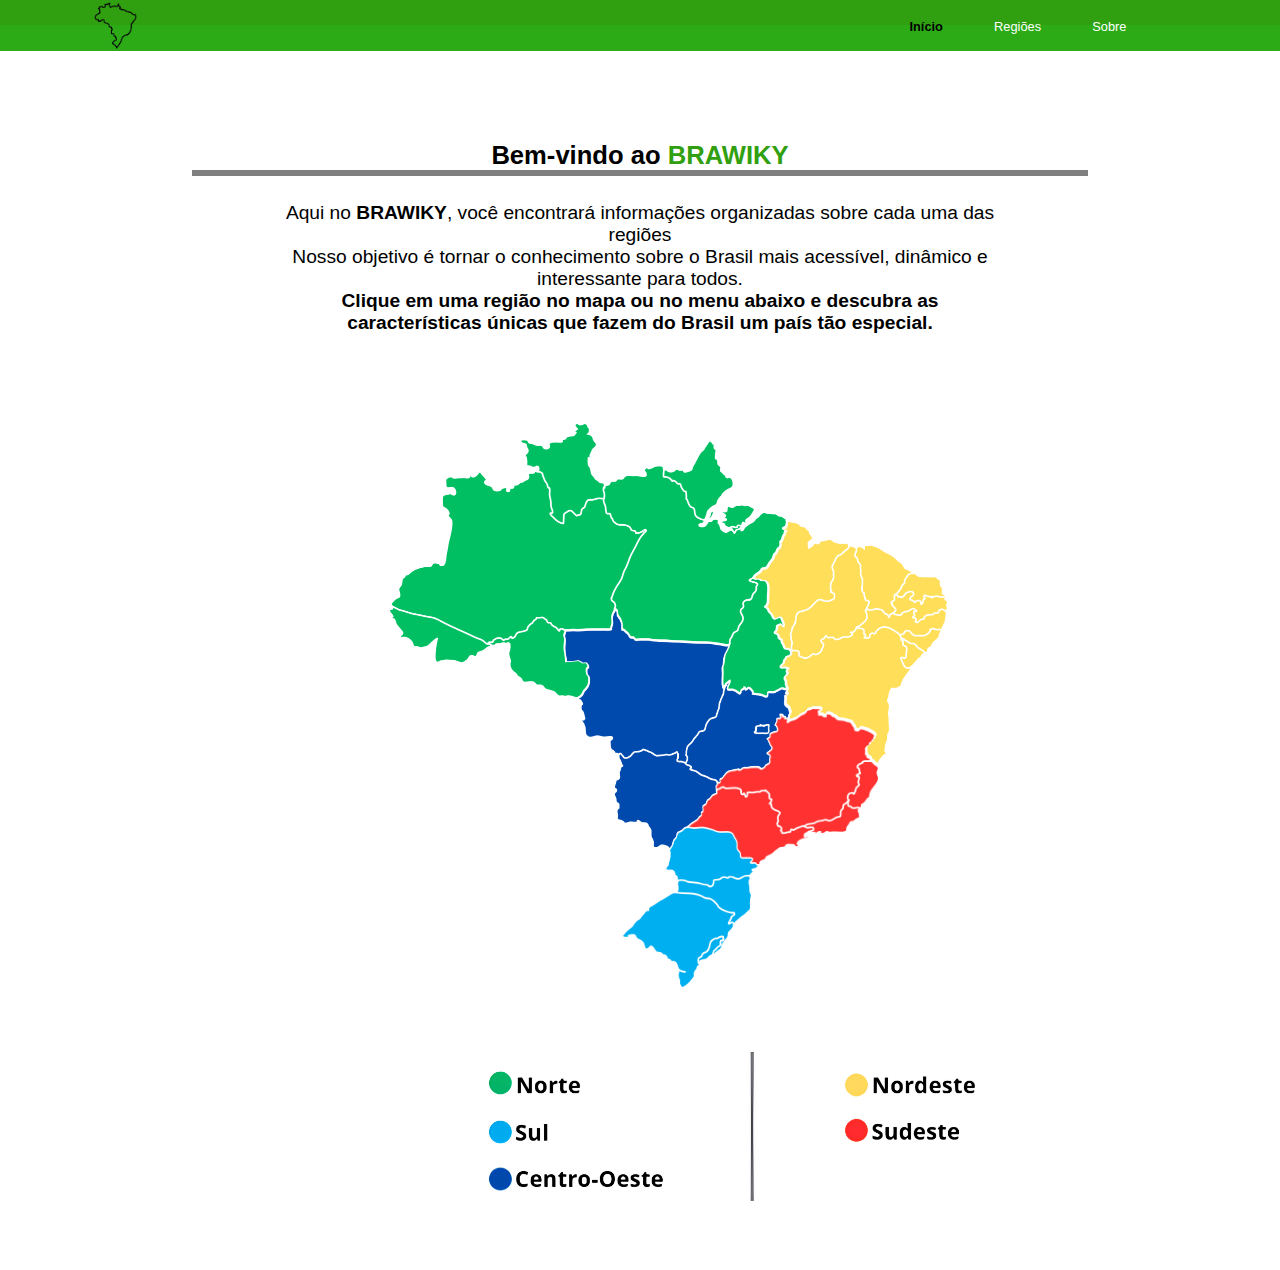
<file: index.html>
<!DOCTYPE html>
<html lang="pt-br">
<head>
    <meta charset="UTF-8">
    <meta name="viewport" content="width=device-width, initial-scale=1.0">
    <title>BraWiky</title>
    <link rel="stylesheet" href="style.css">
</head>
<body>
    
   <div id = "header"></div>

    <main>

         <h1>Bem-vindo ao <span style=" color: #31a010;">BRAWIKY</span> </h1>
         <div class="barra"> </div>

         <p>Aqui no <span class="negrito">BRAWIKY</span>, você encontrará informações organizadas sobre cada uma das regiões <br>
 Nosso objetivo é tornar o conhecimento sobre o Brasil mais acessível, dinâmico e interessante para todos. <br>
 <span class="negrito">Clique em uma região no mapa ou no menu abaixo e descubra as características únicas que fazem do Brasil um país tão especial.</span></p>


            <div class="Mapa">
                <a href="#">
                    <img src="insert/norte.png" alt="Região Norte" class="norte">
                </a>

                <a href="#">
                    <img src="insert/centro-oeste.png" alt="Região Centro-Oeste" class="centro-oeste">
                </a>

                <a href="#">
                    <img src="insert/Nordeste.png" alt="Região Nordeste" class="nordeste">
                </a>

                <a href="#">
                    <img src="insert/sudeste.png" alt="Região Sudeste" class="sudeste">
                </a>

                <a href="#">
                    <img src="insert/sul.png" alt="Região Sul" class="sul">
                </a>


                
            </div>

            <div>

                <img src="insert/legenda.png" alt="" class="legenda">


            </div>
            


    </main>


    <!--- Script para carregar o arquivo header.html dentro da div--->
    
    <script>
        fetch("header.html")
        .then(r => r.text())
        .then(t => document.getElementById("header").innerHTML = t)
        .then(() => document.getElementById("Início").style.cssText = "color: black; font-weight: bold;");
      </script>

</body>
</html>
</file>
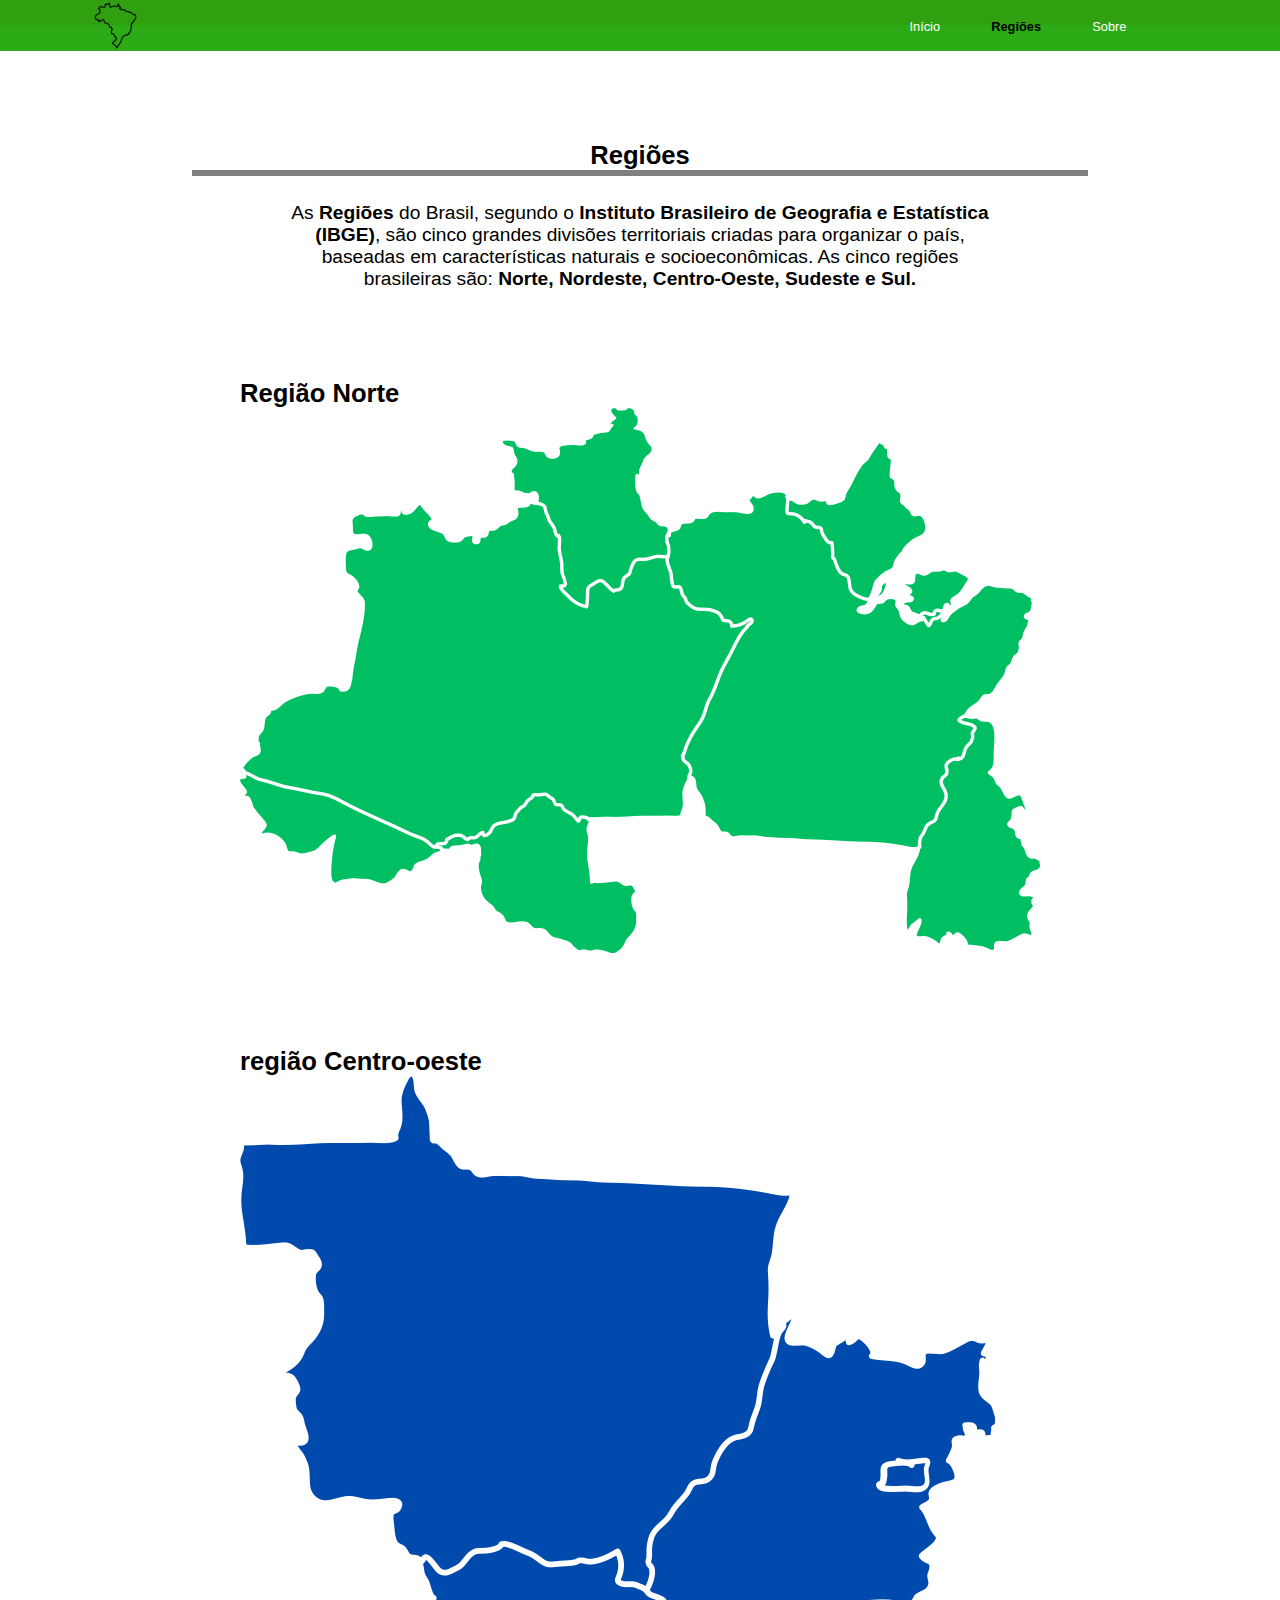
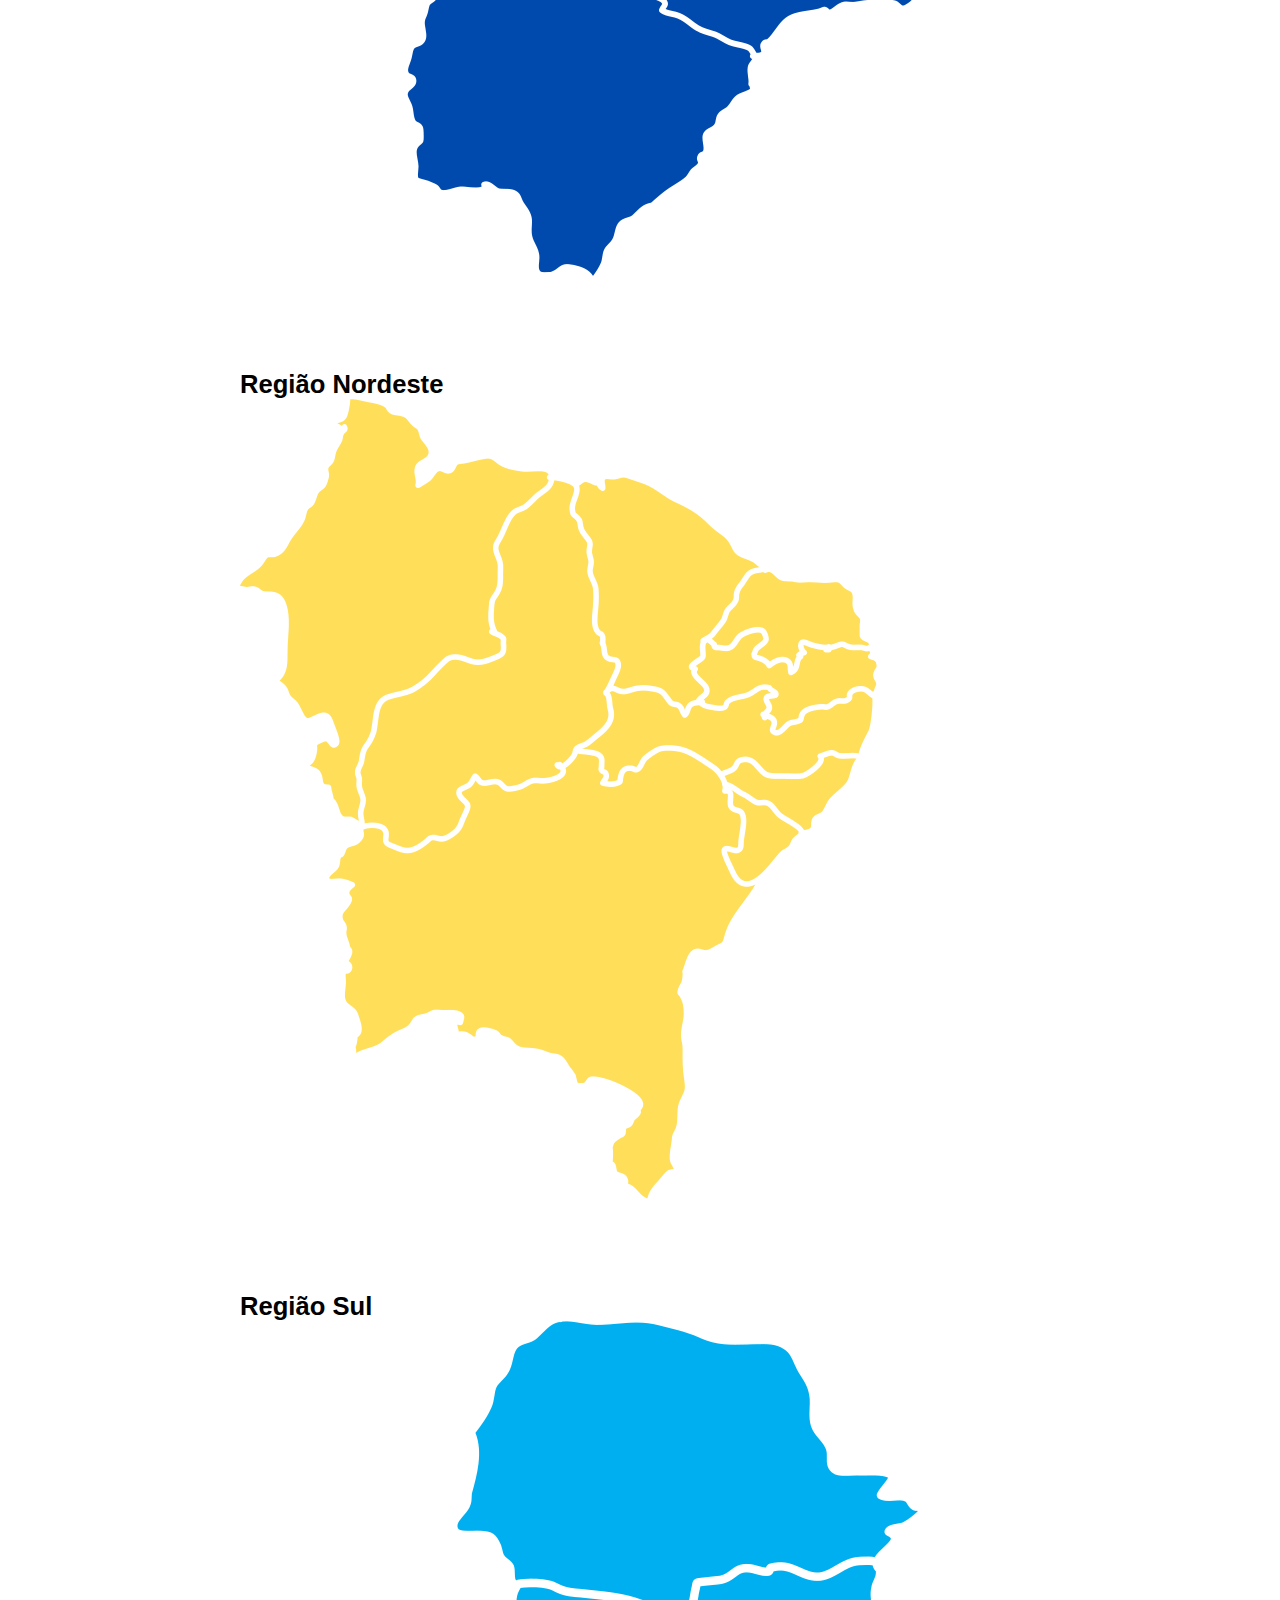
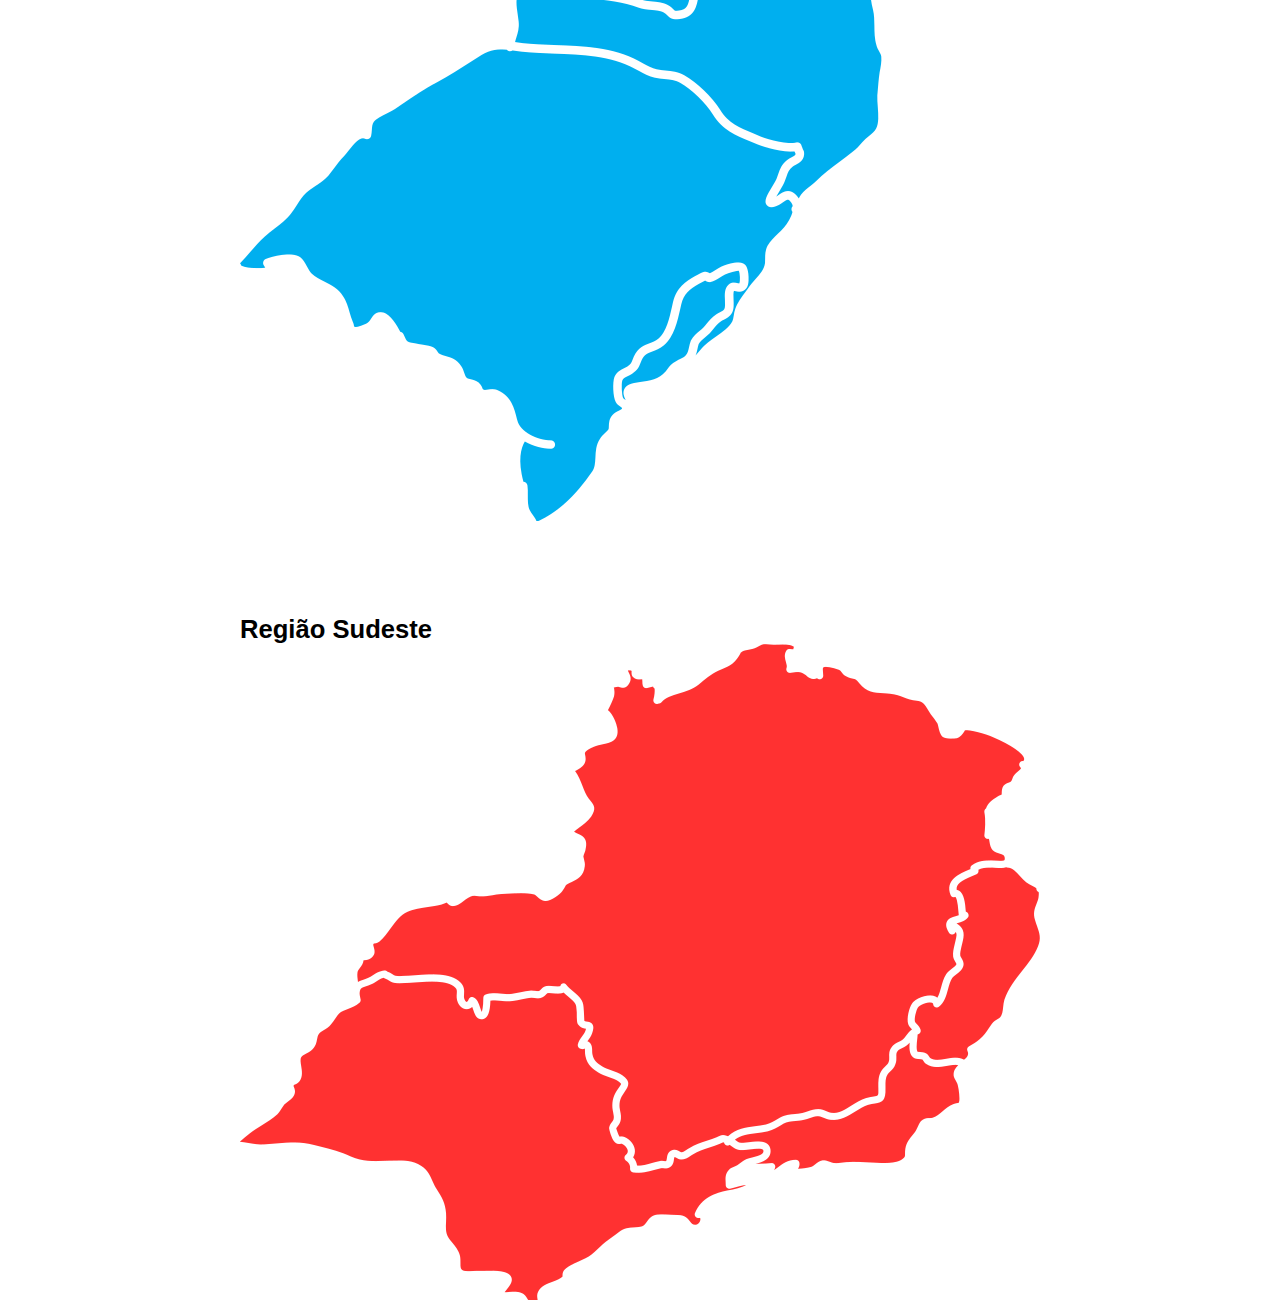
<file: regiao.html>
<!DOCTYPE html>
<html lang="pt-br">
<head>
    <meta charset="UTF-8">
    <meta name="viewport" content="width=device-width, initial-scale=1.0">
    <title>BraWiky</title>
    <link rel="stylesheet" href="style.css">
</head>
<body>
    

    <div id="header"></div>



    <main>

        <h1 id="titulo">Regiões</h1>
         <div class="barra"> </div>

         <p>As <span class="negrito">Regiões</span> do Brasil, segundo o <span class="negrito">Instituto Brasileiro de Geografia e Estatística (IBGE)</span>, são cinco grandes divisões territoriais criadas para organizar o país, baseadas em características naturais e socioeconômicas. As cinco regiões brasileiras são: <span class="negrito">Norte, Nordeste, Centro-Oeste, Sudeste e Sul.</span> </p>


         <div  class="Região">

            <div class= "norte-grid">

                <h1>Região Norte</h1>
                <a href="regiao-isoladas/regiao-norte.html">
                    <img src="insert/norte.png" alt="" >
                </a>

            </div>
            

            <div class="centro-oeste-grid">

                <h1>região Centro-oeste</h1>
                <a href="regiao-isoladas/regiao-centro-oeste.html">
                    <img src="insert/centro-oeste.png" alt="" >
                </a>


            </div>


            <div class="nordeste-grid">
                
                <h1>Região Nordeste</h1>
                <a href="regiao-isoladas/regiao-nordeste.html">
                    <img src="insert/Nordeste.png" alt="" >
                </a>
                



            </div>


            <div class="sul-grid">

                <h1>Região Sul</h1>
                <a href="regiao-isoladas/regiao-sul.html">
                    <img src="insert/sul.png" alt="" >
                </a>
                


            </div>
           
            <div class="sudeste-grid">

                <h1>Região Sudeste</h1>
                <a href="regiao-isoladas/regiao-sudeste.html">
                    <img src="insert/sudeste.png" alt="" >
                </a>
                

            </div>



         </div>

    </main>




    <script>

       fetch("header.html")
        .then(r => r.text())
        .then(t => document.getElementById("header").innerHTML = t)
        .then(() => document.getElementById("Regiões").style.cssText = "color: black; font-weight: bold;");

    </script>
</body>
</html>
</file>
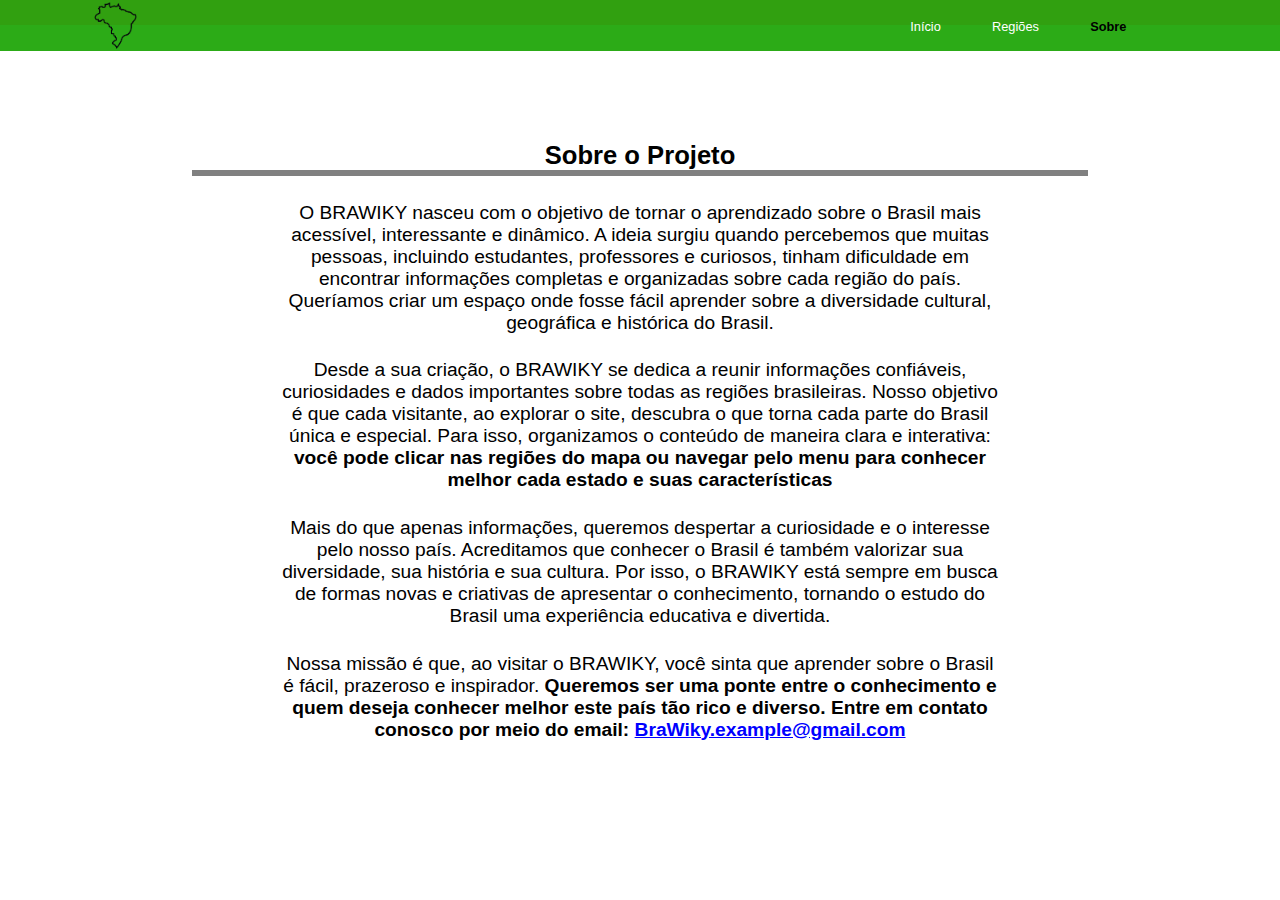
<file: sobre.html>
<!DOCTYPE html>
<html lang="pt-br">
<head>
    <meta charset="UTF-8">
    <meta name="viewport" content="width=device-width, initial-scale=1.0">
    <title>BraWiky</title>
    <link rel="stylesheet" href="style.css">
</head>
<body>

    <div id="header"></div>

    <main>

         <h1 id="titulo">Sobre o Projeto</h1>
         <div class="barra"> </div>
         
         
         <p style = "margin-top: 2vw;" class = "paragrafo">O <span class="BraWiky">BRAWIKY</span> nasceu com o objetivo de tornar o aprendizado sobre o Brasil mais acessível, 
        interessante e dinâmico. A ideia surgiu quando percebemos que muitas pessoas, incluindo estudantes, 
        professores e curiosos, tinham dificuldade em encontrar informações completas e organizadas sobre cada 
        região do país. Queríamos criar um espaço onde fosse fácil aprender sobre a diversidade cultural, 
        geográfica e histórica do Brasil.</p>
            
        <p class="paragrafo">Desde a sua criação, o <span class="BraWiky">BRAWIKY</span> se dedica a reunir informações confiáveis, curiosidades e dados importantes 
        sobre todas as regiões brasileiras. Nosso objetivo é que cada visitante, ao explorar o site, descubra o que 
        torna cada parte do Brasil única e especial. Para isso, organizamos o conteúdo de maneira clara e interativa: 
        <span class="negrito">você pode clicar nas regiões do mapa ou navegar pelo menu para conhecer melhor cada estado e suas características</span></p>
        
        <p class="paragrafo"> Mais do que apenas informações, queremos despertar a curiosidade e o interesse pelo nosso país. Acreditamos que conhecer 
            o Brasil é também valorizar sua diversidade, sua história e sua cultura. Por isso, o <span class="BraWiky">BRAWIKY</span> está sempre em busca de formas 
            novas e criativas de apresentar o conhecimento, tornando o estudo do Brasil uma experiência educativa e divertida.</p>

        <p class="paragrafo">Nossa missão é que, ao visitar o <span class="BraWiky">BRAWIKY</span>, você sinta que aprender sobre o Brasil é fácil, prazeroso e inspirador. <span class="negrito">Queremos 
        ser uma ponte entre o conhecimento e quem deseja conhecer melhor este país tão rico e diverso. Entre em contato conosco por meio do email:  <a href="#" style="color: blue; text-decoration: line;">BraWiky.example@gmail.com</a></span></p>
                <br>
                <br>

    </main>

    
    <script>
        fetch("header.html")
        .then(r => r.text())
        .then(t => document.getElementById("header").innerHTML = t)
        .then(() => document.getElementById("Sobre").style.cssText = "color: black; font-weight: bold;");
    </script>
</body>
</html>
</file>
<file: style.css>
/*--------------------Geral--------------------*/

*{

    margin: 0;
    padding: 0;
}

h1,h2,h3,h4,p{

    font-family: Arial, Helvetica, sans-serif;

}

.menu{

    background: linear-gradient(to bottom, #31a010 50%, #2cab17 50%);
    display: flex;
    justify-content: space-between;
    align-items: center;

}

.menu img{

    width: 4vw;
    margin-left: 7vw;

}

.menu ul{

    display: flex;
    margin-right: 10vw;

}

ul{

    list-style-type: none;
   

}

ul  a{

    color: white;
    text-decoration: none;
    margin: 2vw;
    font-size: 1vw;
    font-family: Arial, Helvetica, sans-serif;

}


/*--------------------Início--------------------*/




main{

    display: flex;
    flex-direction: column;
    align-items: center;

}

main h1{

    margin-top: 7vw;
    font-size: 2vw;

}

main p{

    text-align: center;
    max-width: 56vw;
    margin-top: 2vw;
    font-size: 1.5vw;

}

.barra{

    background-color: grey;
    width: 70vw;
    height: 0.5vw;

}


.negrito{

    font-weight: bold;

}

.Mapa{

    margin-top: 90px;
    margin-right: 100px;
    position: relative;
}


.norte{

    
    width: 400.6px;
    display: flex;

}

.centro-oeste{

    position: absolute;
    top: 187px;
    left: 175px;
    width: 224px;

}

.nordeste{

    position: absolute;
    top: 98px;
    left: 365px;
    width: 192px;

}

.sudeste{

    position: absolute;
    top: 285px;
    left: 299px;
    width: 189.2px;

}

.sul{

    position: absolute;
    top: 404px;
    left: 233px;
    width: 135px;




}

.legenda{

    position: relative;
    top: 350px;
    left: 100px;
    width: 550px;


}


/*--------------------Região--------------------*/
</file>
